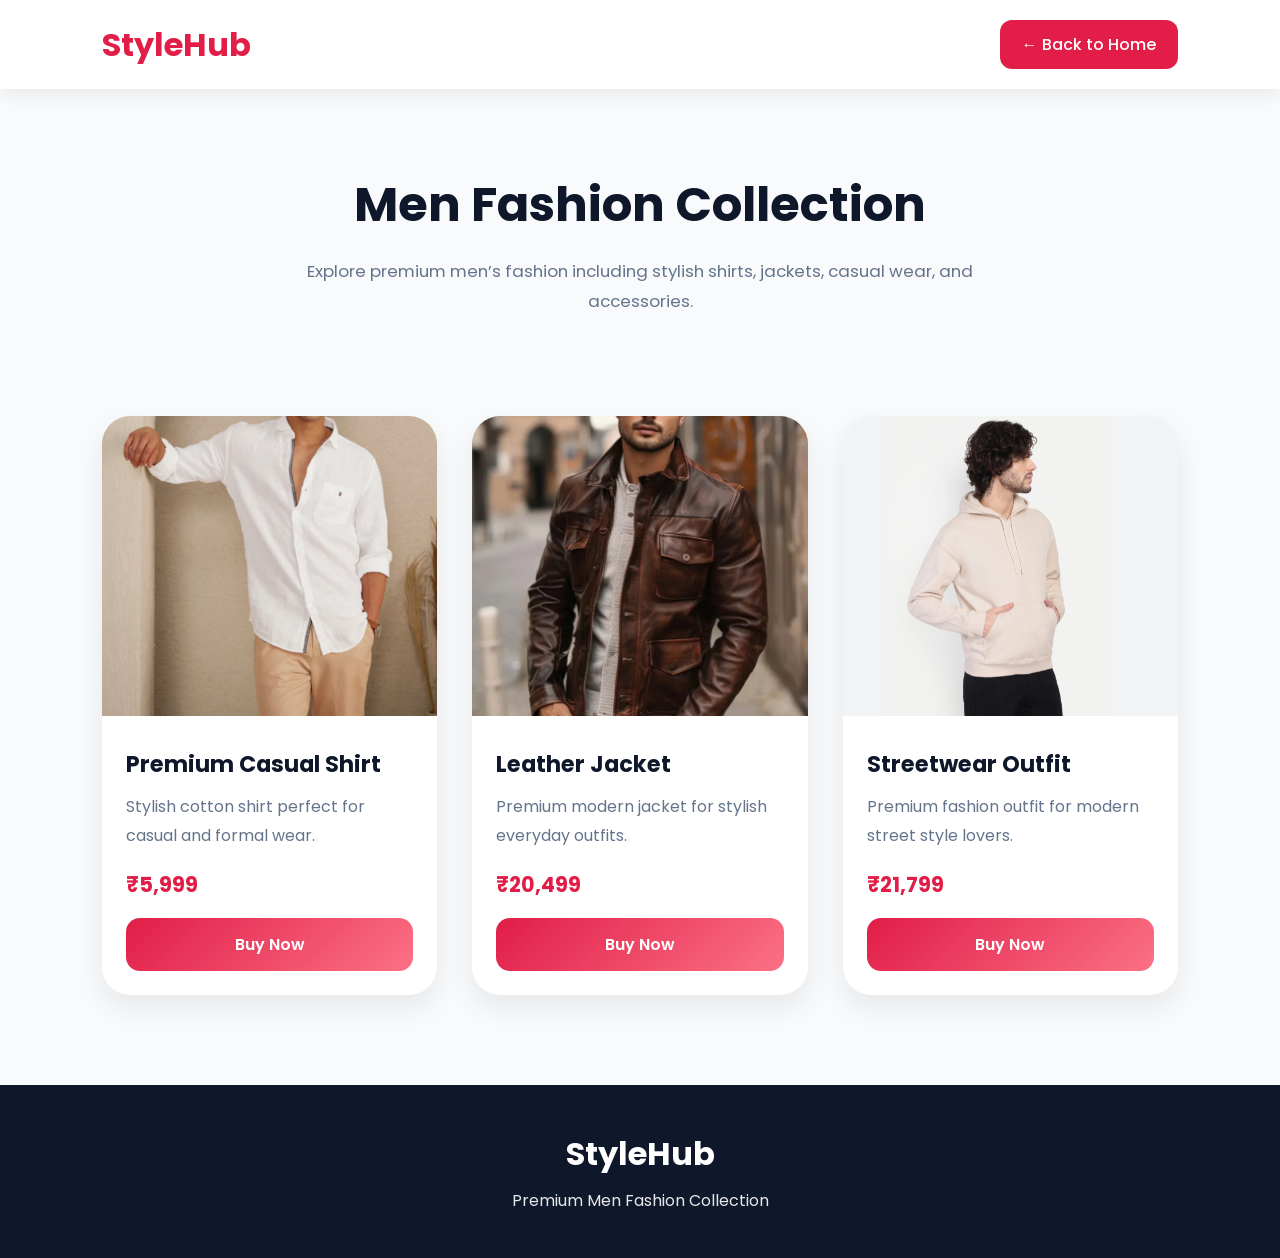
<file: men.html>
<!DOCTYPE html>
<html lang="en">
<head>
  <meta charset="UTF-8" />
  <meta
    name="viewport"
    content="width=device-width, initial-scale=1.0"
  />
  <title>Men Fashion | StyleHub</title>
  <link rel="stylesheet" href="details.css" />
</head>
<body>

  <header class="navbar">
    <a href="index.html" class="logo">
      StyleHub
    </a>

    <a href="index.html" class="back-btn">
      ← Back to Home
    </a>
  </header>

  <section class="page-hero">
    <h1>Men Fashion Collection</h1>

    <p>
      Explore premium men’s fashion
      including stylish shirts, jackets,
      casual wear, and accessories.
    </p>
  </section>

  <section class="products">

    <div class="product-grid">

      <div class="product-card">
        <img
          src="images/mencasual.png"
          alt="Premium Shirt"
        />

        <div class="product-content">
          <h3>Premium Casual Shirt</h3>

          <p>
            Stylish cotton shirt perfect
            for casual and formal wear.
          </p>

          <span class="price">
            ₹5,999
          </span>

          <button class="buy-btn">
            Buy Now
          </button>
        </div>
      </div>

      <div class="product-card">
        <img
          src="images/leatherjacket.png"
          alt="Leather Jacket"
        />

        <div class="product-content">
          <h3>Leather Jacket</h3>

          <p>
            Premium modern jacket for
            stylish everyday outfits.
          </p>

          <span class="price">
            ₹20,499
          </span>

          <button class="buy-btn">
            Buy Now
          </button>
        </div>
      </div>

      <div class="product-card">
        <img
          src="images/sweetwear.jpg.png"
          alt="Sweetwear"
        />

        <div class="product-content">
          <h3>Streetwear Outfit</h3>

          <p>
            Premium fashion outfit for
            modern street style lovers.
          </p>

          <span class="price">
            ₹21,799
          </span>

          <button class="buy-btn">
            Buy Now
          </button>
        </div>
      </div>

    </div>

  </section>

  <footer class="footer">
    <h3>StyleHub</h3>
    <p>Premium Men Fashion Collection</p>
  </footer>

</body>
</html>
</file>
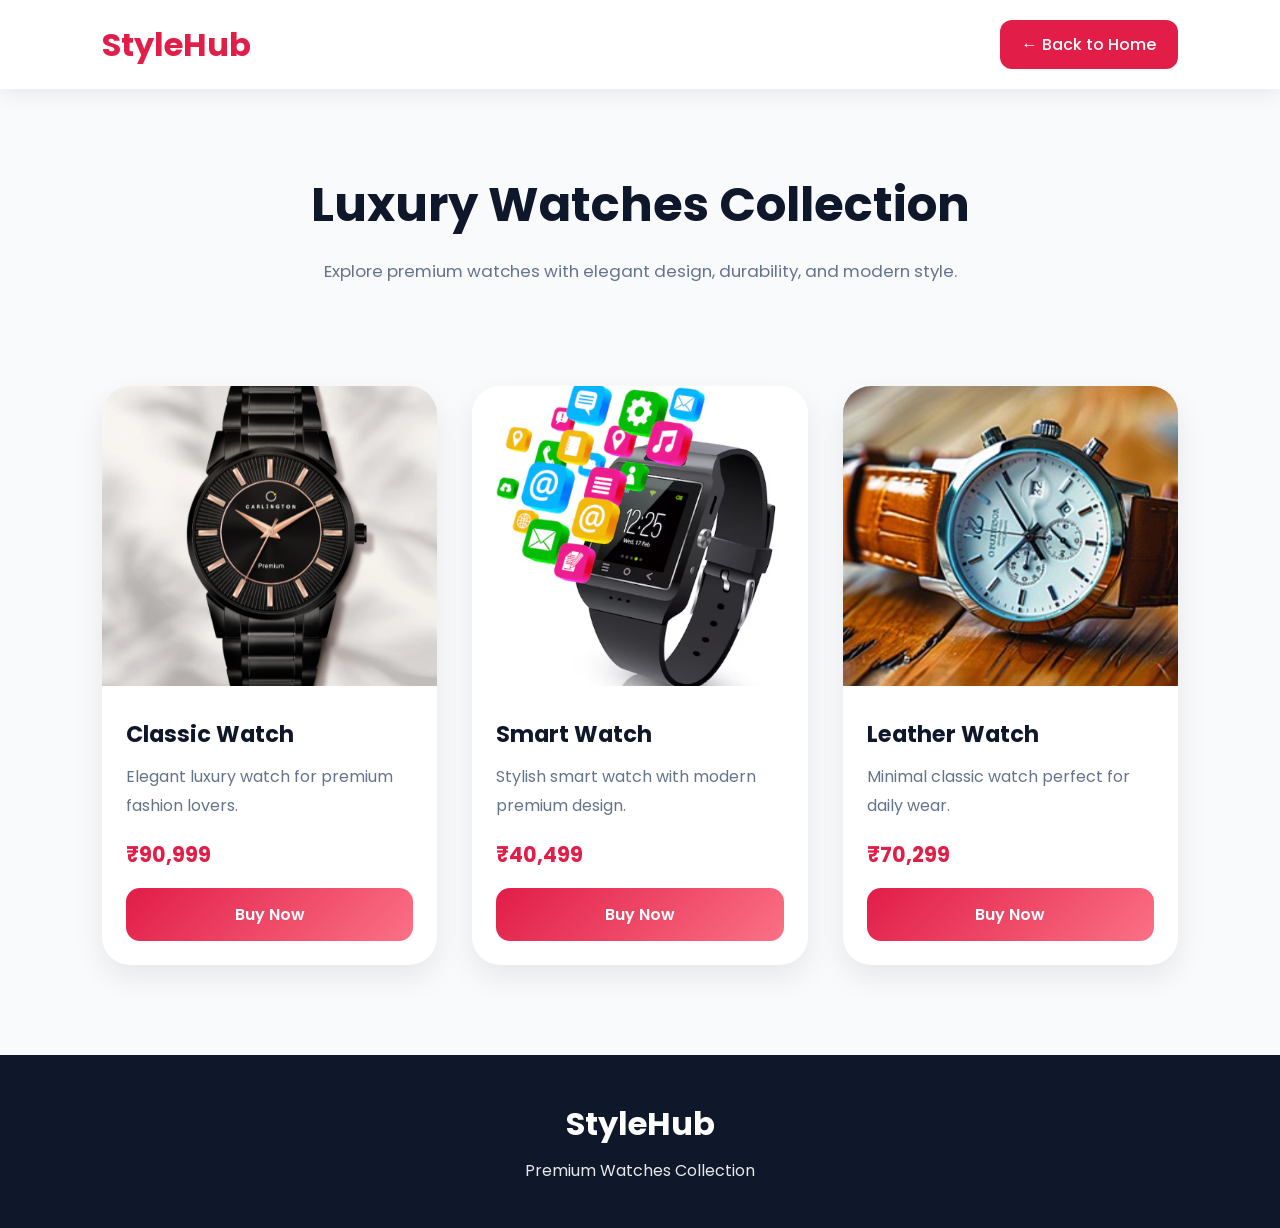
<file: watches.html>
<!DOCTYPE html>
<html lang="en">
<head>
  <meta charset="UTF-8" />
  <meta
    name="viewport"
    content="width=device-width, initial-scale=1.0"
  />
  <title>Watches | StyleHub</title>
  <link rel="stylesheet" href="details.css" />
</head>
<body>

<header class="navbar">
  <a href="index.html" class="logo">
    StyleHub
  </a>

  <a href="index.html" class="back-btn">
    ← Back to Home
  </a>
</header>

<section class="page-hero">
  <h1>Luxury Watches Collection</h1>

  <p>
    Explore premium watches with
    elegant design, durability,
    and modern style.
  </p>
</section>

<section class="products">

  <div class="product-grid">

    <div class="product-card">
      <img
        src="images/classic.png"
        alt="Classic Watch"
      />

      <div class="product-content">
        <h3>Classic Watch</h3>

        <p>
          Elegant luxury watch for
          premium fashion lovers.
        </p>

        <span class="price">
          ₹90,999
        </span>

        <button class="buy-btn">
          Buy Now
        </button>
      </div>
    </div>

    <div class="product-card">
      <img
        src="images/smart.png"

        alt="Smart Watch"
      />

      <div class="product-content">
        <h3>Smart Watch</h3>

        <p>
          Stylish smart watch with
          modern premium design.
        </p>

        <span class="price">
          ₹40,499
        </span>

        <button class="buy-btn">
          Buy Now
        </button>
      </div>
    </div>

    <div class="product-card">
      <img
        src="images/leather.png"
        alt="Leather Watch"
      />

      <div class="product-content">
        <h3>Leather Watch</h3>

        <p>
          Minimal classic watch
          perfect for daily wear.
        </p>

        <span class="price">
          ₹70,299
        </span>

        <button class="buy-btn">
          Buy Now
        </button>
      </div>
    </div>

  </div>

</section>

<footer class="footer">
  <h3>StyleHub</h3>
  <p>Premium Watches Collection</p>
</footer>

</body>
</html>
</file>
<file: details.css>
/* Google Font */
@import url('https://fonts.googleapis.com/css2?family=Poppins:wght@300;400;500;600;700&display=swap');

*{
  margin:0;
  padding:0;
  box-sizing:border-box;
  font-family:'Poppins',sans-serif;
}

body{
  background:#f8fafc;
  color:#1e293b;
}

/* ==========================
   NAVBAR
========================== */

.navbar{
  position:sticky;
  top:0;
  z-index:1000;

  display:flex;
  justify-content:space-between;
  align-items:center;

  padding:20px 8%;

  background:rgba(255,255,255,0.95);
  backdrop-filter:blur(12px);

  box-shadow:0 4px 20px rgba(0,0,0,0.08);
}

.logo{
  text-decoration:none;
  font-size:2rem;
  font-weight:700;
  color:#e11d48;
}

.back-btn{
  text-decoration:none;
  background:#e11d48;
  color:white;
  padding:12px 22px;
  border-radius:12px;
  font-weight:500;
  transition:0.3s ease;
}

.back-btn:hover{
  transform:translateY(-2px);
  box-shadow:0 10px 25px rgba(225,29,72,0.25);
}

/* ==========================
   HERO SECTION
========================== */

.page-hero{
  text-align:center;
  padding:80px 8% 50px;
}

.page-hero h1{
  font-size:3rem;
  margin-bottom:15px;
  color:#0f172a;
}

.page-hero p{
  max-width:700px;
  margin:auto;
  color:#64748b;
  line-height:1.8;
  font-size:1.05rem;
}

/* ==========================
   PRODUCT SECTION
========================== */

.products{
  padding:50px 8% 90px;
}

.product-grid{
  display:grid;

  grid-template-columns:
  repeat(auto-fit,minmax(280px,1fr));

  gap:35px;
}

.product-card{
  background:white;
  border-radius:28px;
  overflow:hidden;

  box-shadow:
  0 12px 30px rgba(0,0,0,0.08);

  transition:0.35s ease;
}

.product-card:hover{
  transform:translateY(-10px);
}

.product-card img{
  width:100%;
  height:300px;
  object-fit:cover;
}

.product-content{
  padding:24px;
}

.product-content h3{
  font-size:1.4rem;
  margin-bottom:12px;
  color:#0f172a;
}

.product-content p{
  color:#64748b;
  line-height:1.8;
  margin-bottom:18px;
}

/* Price */

.price{
  display:inline-block;
  font-size:1.3rem;
  font-weight:700;
  color:#e11d48;
  margin-bottom:18px;
}

/* Button */

.buy-btn{
  width:100%;
  border:none;
  padding:14px;

  background:linear-gradient(
    135deg,
    #e11d48,
    #fb7185
  );

  color:white;
  border-radius:14px;

  font-size:1rem;
  font-weight:600;
  cursor:pointer;

  transition:0.3s ease;
}

.buy-btn:hover{
  transform:translateY(-2px);
  box-shadow:0 12px 25px rgba(225,29,72,0.25);
}

/* ==========================
   FOOTER
========================== */

.footer{
  background:#0f172a;
  color:white;
  text-align:center;
  padding:45px 20px;
}

.footer h3{
  font-size:2rem;
  margin-bottom:10px;
}

.footer p{
  opacity:0.9;
  margin-top:8px;
}

/* ==========================
   RESPONSIVE
========================== */

@media(max-width:992px){

  .page-hero h1{
    font-size:2.5rem;
  }

  .product-card img{
    height:260px;
  }
}

@media(max-width:768px){

  .navbar{
    flex-direction:column;
    gap:20px;
    text-align:center;
  }

  .page-hero{
    padding:60px 6% 30px;
  }

  .page-hero h1{
    font-size:2rem;
  }

  .page-hero p{
    font-size:1rem;
  }

  .products{
    padding:30px 6% 70px;
  }

  .product-card img{
    height:230px;
  }
}

@media(max-width:480px){

  .logo{
    font-size:1.7rem;
  }

  .page-hero h1{
    font-size:1.8rem;
  }

  .back-btn{
    width:100%;
    text-align:center;
  }
}
</file>
